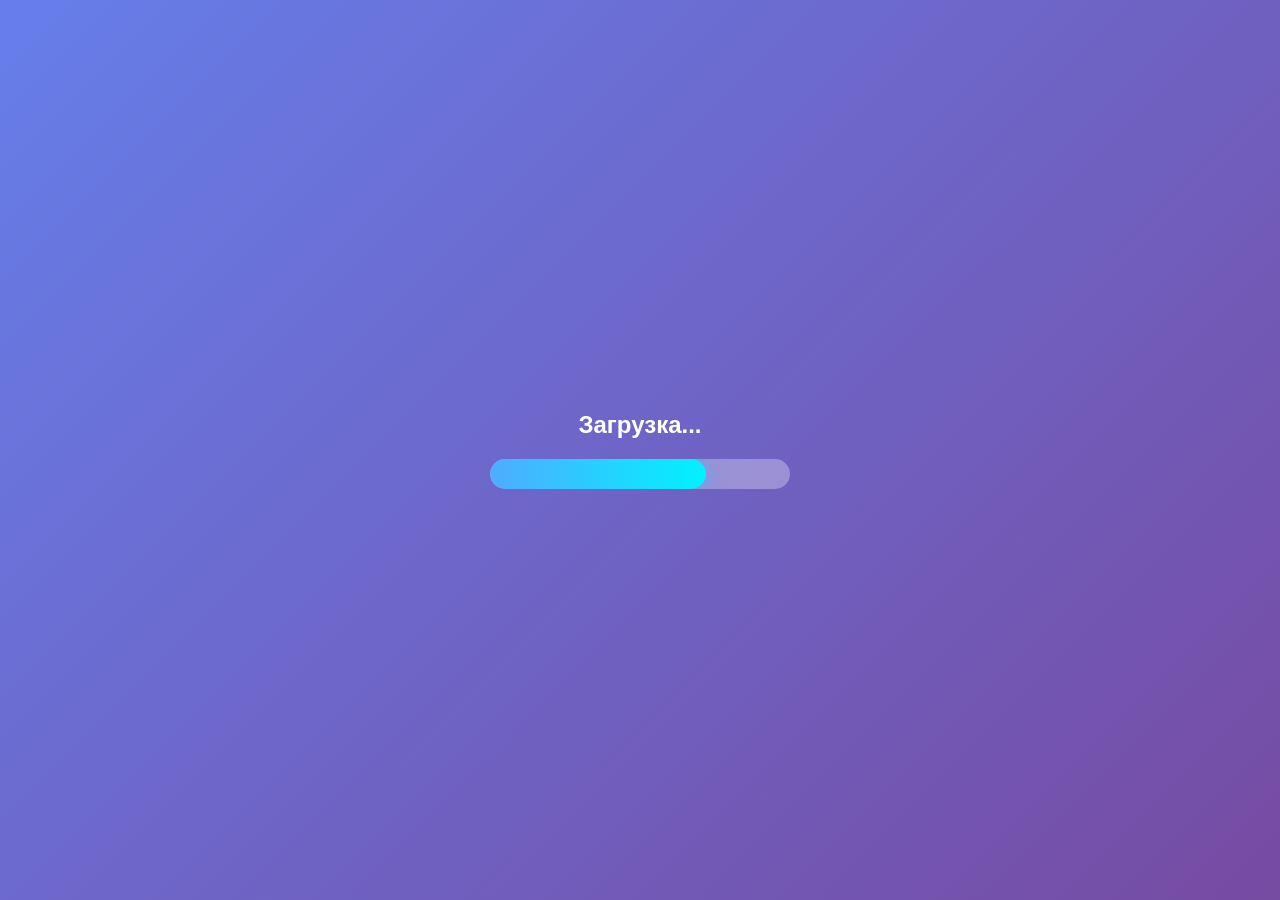
<file: registration_project/index.html>
<!DOCTYPE html>
<html lang="ru">
<head>
    <meta charset="UTF-8">
    <meta name="viewport" content="width=device-width, initial-scale=1.0">
    <title>Регистрация</title>
    <link rel="stylesheet" href="css/loader.css">
    <link rel="stylesheet" href="css/main.css">
</head>
<body>
    <!-- Секция лоадера -->
    <section id="loader-section">
        <div class="loader-container">
            <h2>Загрузка...</h2>
            <div class="progress-bar-container">
                <div id="progress-bar" class="progress-bar"></div>
            </div>
        </div>
    </section>

    <!-- Подключаем скрипт лоадера сразу после секции -->
    <script src="js/loader.js"></script>

    <!-- Основной контент страницы -->
    <main id="main-content" style="display: none;">
        <div class="container">
            <!-- Индикатор прогресса -->
            <div class="progress-indicator">
                <div class="progress-step active">1</div>
                <div class="progress-line"></div>
                <div class="progress-step">2</div>
                <div class="progress-line"></div>
                <div class="progress-step">3</div>
                <div class="progress-line"></div>
                <div class="progress-step">4</div>
            </div>

            <!-- Начальная секция -->
            <section id="frame_0" class="registration-frame active">
                <h2>Добро пожаловать!</h2>
                <p>Для продолжения нажмите кнопку "Регистрация"</p>
                <div class="button-group">
                    <button class="btn btn-primary" id="startRegistration">Регистрация</button>
                </div>
            </section>

            <!-- Шаг 1: Персональные данные -->
            <section id="frame_1" class="registration-frame">
                <h2>Персональные данные</h2>
                <form id="personalDataForm">
                    <div class="form-group">
                        <label for="firstName">Имя:</label>
                        <input type="text" id="firstName" name="firstName" required>
                    </div>
                    <div class="form-group">
                        <label for="lastName">Фамилия:</label>
                        <input type="text" id="lastName" name="lastName" required>
                    </div>
                    <div class="form-group">
                        <label for="email">E-mail:</label>
                        <input type="email" id="email" name="email" required>
                    </div>
                    <div class="form-group">
                        <label for="country">Страна:</label>
                        <select id="country" name="country" required>
                            <option value="">Выберите страну</option>
                        </select>
                    </div>
                    <div class="form-group">
                        <label for="password">Пароль:</label>
                        <input type="password" id="password" name="password" required>
                    </div>
                    <div class="form-group">
                        <label for="confirmPassword">Подтверждение пароля:</label>
                        <input type="password" id="confirmPassword" name="confirmPassword" required>
                    </div>
                    <div id="passwordError" class="error-message"></div>
                    <div class="button-group">
                        <button type="button" class="btn btn-secondary" id="cancelToStart">Отмена</button>
                        <button type="button" class="btn btn-primary" id="nextToStep2" disabled>Далее</button>
                    </div>
                </form>
            </section>

            <!-- Шаг 2: Подтверждение телефона -->
            <section id="frame_2" class="registration-frame">
                <h2>Подтверждение телефона</h2>
                <form id="phoneForm">
                    <div class="form-group">
                        <label for="phoneNumber">Номер телефона:</label>
                        <input type="tel" id="phoneNumber" name="phoneNumber" placeholder="+7 (999) 123-45-67" required>
                    </div>
                    <button type="button" class="btn btn-primary" id="sendCodeBtn">Отправить код</button>
                    
                    <div id="codeSection" class="hidden">
                        <div class="form-group">
                            <label for="smsCode">Код подтверждения:</label>
                            <input type="text" id="smsCode" name="smsCode" placeholder="Введите 4 цифры" maxlength="4">
                        </div>
                        <button type="button" class="btn btn-secondary" id="verifyCodeBtn">Проверить</button>
                    </div>
                    
                    <div id="codeError" class="error-message"></div>
                    <div class="button-group">
                        <button type="button" class="btn btn-secondary" id="backToStep1">Назад</button>
                        <button type="button" class="btn btn-primary" id="nextToStep3" disabled>Далее</button>
                    </div>
                </form>
            </section>

            <!-- Шаг 3: Оплата -->
            <section id="frame_3" class="registration-frame">
                <h2>Способ оплаты</h2>
                <form id="paymentForm">
                    <div class="form-group">
                        <label for="cardHolder">Владелец карты:</label>
                        <input type="text" id="cardHolder" name="cardHolder" required>
                    </div>
                    <div class="form-group">
                        <label>Номер карты:</label>
                        <div class="card-number-group">
                            <input type="text" class="card-part" maxlength="4" pattern="\d{4}" required>
                            <input type="text" class="card-part" maxlength="4" pattern="\d{4}" required>
                            <input type="text" class="card-part" maxlength="4" pattern="\d{4}" required>
                            <input type="text" class="card-part" maxlength="4" pattern="\d{4}" required>
                        </div>
                    </div>
                    <div class="form-row">
                        <div class="form-group">
                            <label for="expiryDate">Срок действия:</label>
                            <input type="text" id="expiryDate" name="expiryDate" placeholder="ММ/ГГ" required>
                        </div>
                        <div class="form-group">
                            <label for="cvv">CVV:</label>
                            <input type="text" id="cvv" name="cvv" maxlength="3" required>
                        </div>
                    </div>
                    <div class="button-group">
                        <button type="button" class="btn btn-secondary" id="backToStep2">Назад</button>
                        <button type="button" class="btn btn-primary" id="finishRegistration">Завершить</button>
                    </div>
                </form>
            </section>

            <!-- Финальная секция -->
            <section id="frame_4" class="registration-frame">
                <div class="success-message">
                    <h2>✓ Регистрация завершена!</h2>
                    <p>Спасибо за регистрацию!</p>
                    <p>Ваш аккаунт успешно создан.</p>
                </div>
            </section>
        </div>
    </main>

    <script src="js/countries.js"></script>
    <script src="js/registration.js"></script>
</body>
</html>
</file>
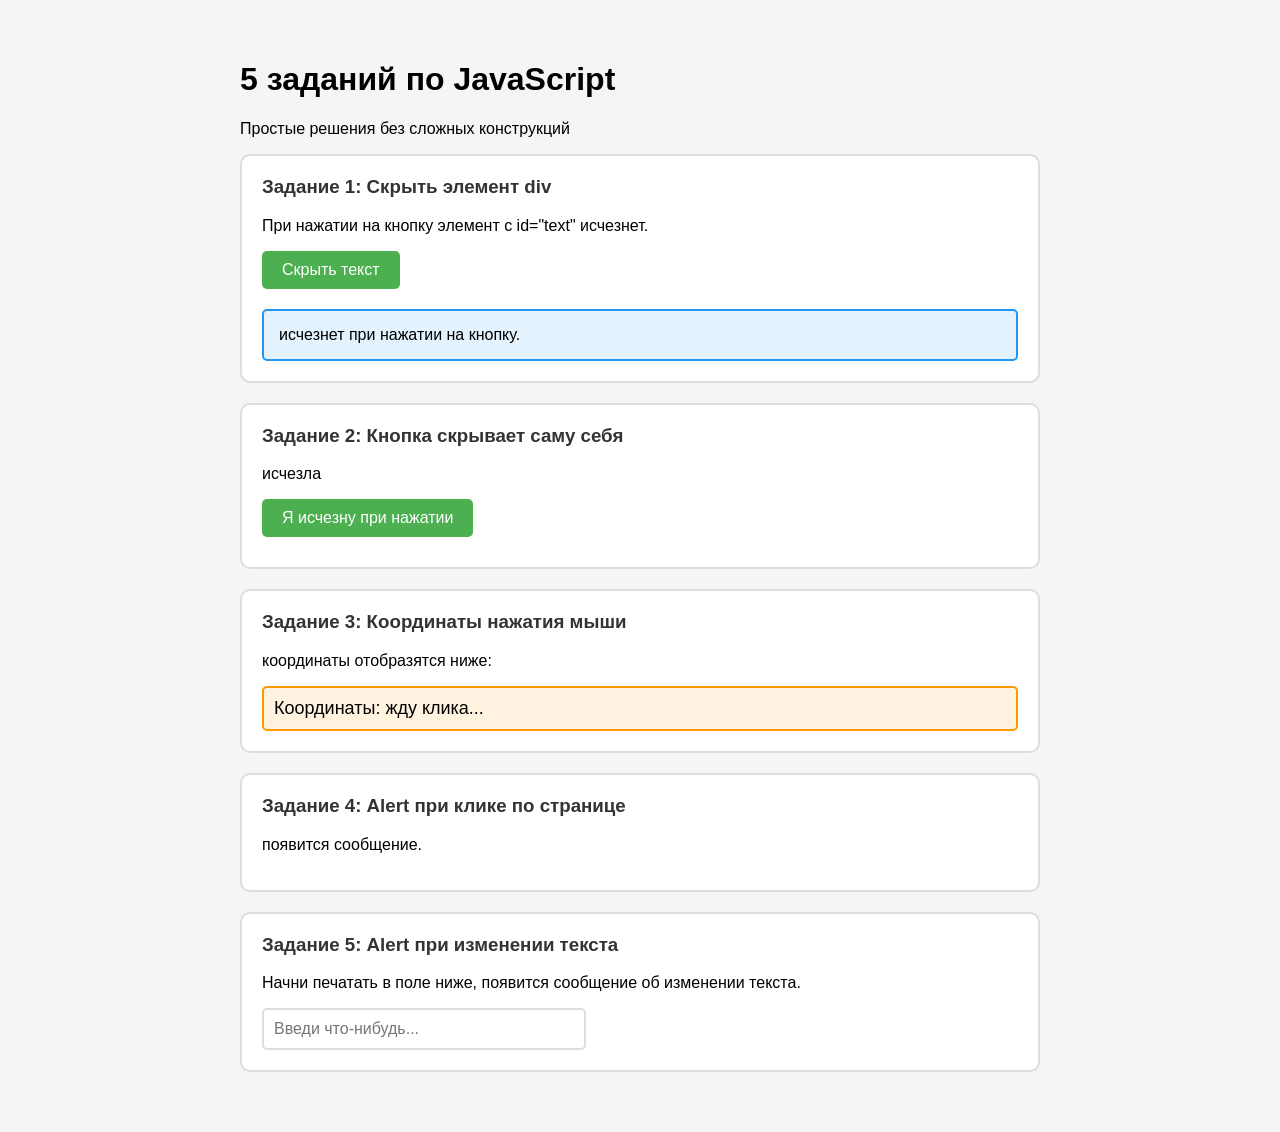
<file: task1-5.html>
<!DOCTYPE html>
<html lang="ru">
<head>
    <meta charset="UTF-8">
    <meta name="viewport" content="width=device-width, initial-scale=1.0">
    <title>5 заданий по JavaScript</title>
    <style>
        body {
            font-family: Arial, sans-serif;
            max-width: 800px;
            margin: 20px auto;
            padding: 20px;
            background-color: #f5f5f5;
        }
        
        .task {
            background-color: white;
            border: 2px solid #ddd;
            border-radius: 10px;
            padding: 20px;
            margin-bottom: 20px;
        }
        
        h3 {
            margin-top: 0;
            color: #333;
        }
        
        button {
            padding: 10px 20px;
            font-size: 16px;
            background-color: #4CAF50;
            color: white;
            border: none;
            border-radius: 5px;
            cursor: pointer;
            margin-right: 10px;
            margin-bottom: 10px;
        }
        
        button:hover {
            background-color: #45a049;
        }
        
        #text {
            padding: 15px;
            background-color: #e3f2fd;
            border: 2px solid #2196F3;
            border-radius: 5px;
            margin-top: 10px;
        }
        
        #coordDisplay {
            padding: 10px;
            background-color: #fff3e0;
            border: 2px solid #ff9800;
            border-radius: 5px;
            margin-top: 10px;
            font-size: 18px;
        }
        
        input {
            padding: 10px;
            font-size: 16px;
            border: 2px solid #ddd;
            border-radius: 5px;
            width: 300px;
        }
    </style>
</head>
<body>

    <h1>5 заданий по JavaScript</h1>
    <p>Простые решения без сложных конструкций</p>

    <div class="task">
        <h3>Задание 1: Скрыть элемент div</h3>
        <p>При нажатии на кнопку элемент с id="text" исчезнет.</p>
        <button id="hideButton">Скрыть текст</button>
        <div id="text">исчезнет при нажатии на кнопку.</div>
    </div>

    <div class="task">
        <h3>Задание 2: Кнопка скрывает саму себя</h3>
        <p>исчезла</p>
        <button id="selfHideButton">Я исчезну при нажатии</button>
    </div>

    <div class="task">
        <h3>Задание 3: Координаты нажатия мыши</h3>
        <p>координаты отобразятся ниже:</p>
        <div id="coordDisplay">Координаты: жду клика...</div>
    </div>

    <div class="task">
        <h3>Задание 4: Alert при клике по странице</h3>
        <p>появится сообщение.</p>
    </div>
    
    <div class="task">
        <h3>Задание 5: Alert при изменении текста</h3>
        <p>Начни печатать в поле ниже, появится сообщение об изменении текста.</p>
        <input type="text" id="textInput" placeholder="Введи что-нибудь...">
    </div>

    <script>
        // ЗАДАНИЕ 1
        // Находим кнопку по её id
        const hideButton = document.getElementById('hideButton');
        // Находим элемент div по его id
        const textElement = document.getElementById('text');
        
        // Добавляем обработчик события "клик" на кнопку
        hideButton.addEventListener('click', function() {
            // Устанавливаем стиль display: none - элемент исчезает
            textElement.style.display = 'none';
        });


        // ЗАДАНИЕ 2 
        // Находим кнопку по её id
        const selfHideButton = document.getElementById('selfHideButton');
        
        // Добавляем обработчик события "клик" на кнопку
        selfHideButton.addEventListener('click', function() {
            // this ссылается на элемент, на котором произошло событие (на эту кнопку)
            this.style.display = 'none';
        });


        // ЗАДАНИЕ 3
        // Вывод координат нажатия кнопки мыши
        
        // Находим элемент, куда будем выводить координаты
        const coordDisplay = document.getElementById('coordDisplay');
        
        // Добавляем обработчик события "mousedown" (нажатие кнопки мыши) на весь документ
        document.addEventListener('mousedown', function(event) {
            // event.clientX - координата X курсора относительно окна браузера
            // event.clientY - координата Y курсора относительно окна браузера
            coordDisplay.textContent = 'Координаты: X = ' + event.clientX + ', Y = ' + event.clientY;
        });


        // ЗАДАНИЕ 4
        // Alert при клике по странице
        
        // Создаём простую функцию, которая вызывает alert
        function showClickMessage() {
            alert('Был щелчок!');
        }
        
        // Добавляем обработчик события "click" на весь документ
        document.addEventListener('click', showClickMessage);


        // ЗАДАНИЕ 5
        // Alert при изменении текста в текстовом поле
        
        // Находим поле ввода по его id
        const textInput = document.getElementById('textInput');
        
        // Добавляем обработчик события "input" (срабатывает при любом изменении текста)
        textInput.addEventListener('input', function() {
            alert('Текст был изменен!!!');
        });

    </script>

</body>
</html>
</file>
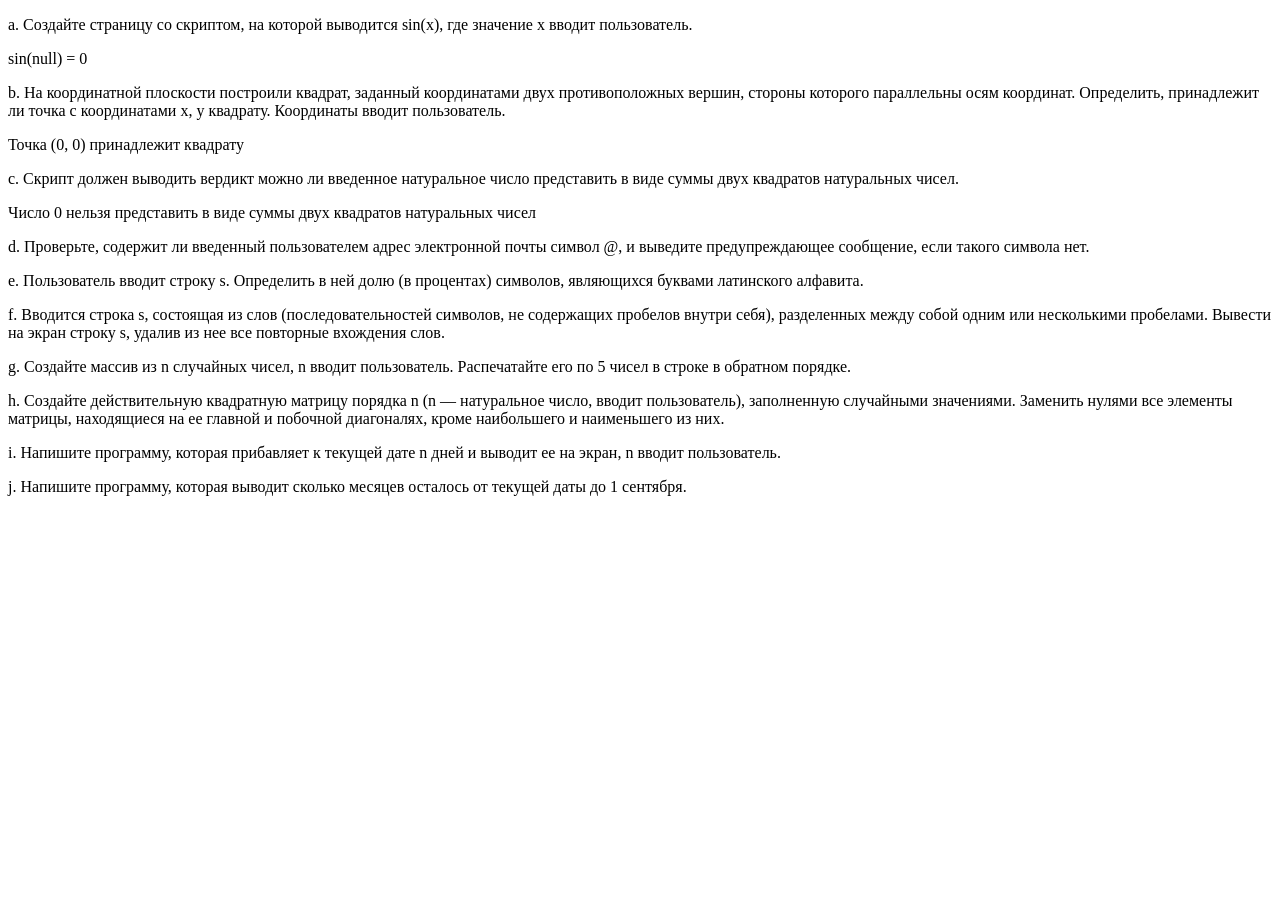
<file: task1.html>
<!DOCTYPE html>
<html lang="ru">
<head>
    <meta charset="UTF-8">
    <title>Лабораторная работа №6</title>
</head>
<body>
    <p>a. Создайте страницу со скриптом, на которой выводится sin(x), где значение x вводит пользователь.</p>
    <div id="task-a"></div>

    <p>b. На координатной плоскости построили квадрат, заданный координатами двух противоположных вершин, стороны которого параллельны осям координат. Определить, принадлежит ли точка с координатами x, y квадрату. Координаты вводит пользователь.</p>
    <div id="task-b"></div>

    <p>c. Скрипт должен выводить вердикт можно ли введенное натуральное число представить в виде суммы двух квадратов натуральных чисел.</p>
    <div id="task-c"></div>

    <p>d. Проверьте, содержит ли введенный пользователем адрес электронной почты символ @, и выведите предупреждающее сообщение, если такого символа нет.</p>
    <div id="task-d"></div>

    <p>e. Пользователь вводит строку s. Определить в ней долю (в процентах) символов, являющихся буквами латинского алфавита.</p>
    <div id="task-e"></div>

    <p>f. Вводится строка s, состоящая из слов (последовательностей символов, не содержащих пробелов внутри себя), разделенных между собой одним или несколькими пробелами. Вывести на экран строку s, удалив из нее все повторные вхождения слов.</p>
    <div id="task-f"></div>

    <p>g. Создайте массив из n случайных чисел, n вводит пользователь. Распечатайте его по 5 чисел в строке в обратном порядке.</p>
    <div id="task-g"></div>

    <p>h. Создайте действительную квадратную матрицу порядка n (n — натуральное число, вводит пользователь), заполненную случайными значениями. Заменить нулями все элементы матрицы, находящиеся на ее главной и побочной диагоналях, кроме наибольшего и наименьшего из них.</p>
    <div id="task-h"></div>

    <p>i. Напишите программу, которая прибавляет к текущей дате n дней и выводит ее на экран, n вводит пользователь.</p>
    <div id="task-i"></div>

    <p>j. Напишите программу, которая выводит сколько месяцев осталось от текущей даты до 1 сентября.</p>
    <div id="task-j"></div>

    <script src="lab6.js"></script>
</body>
</html>
</file>
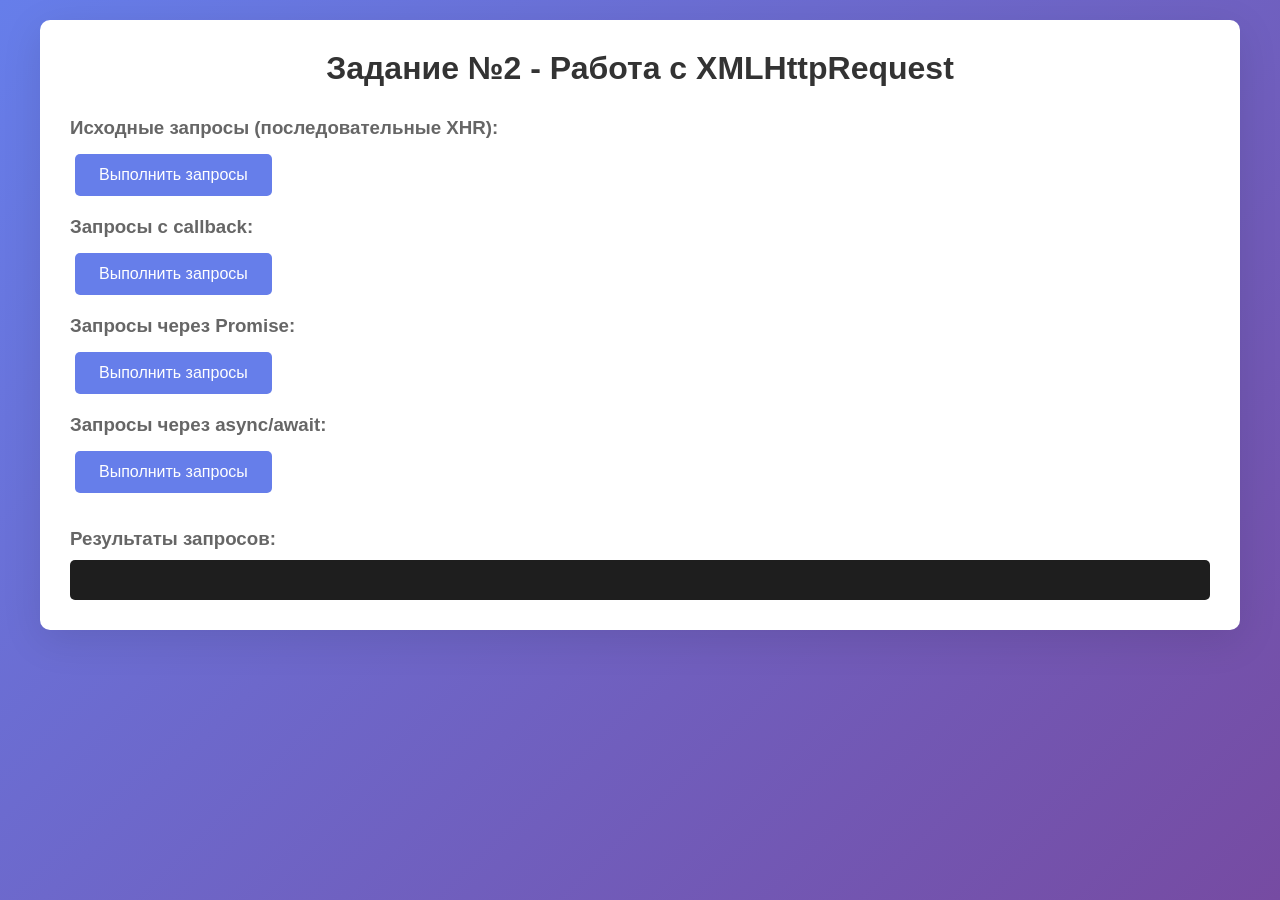
<file: task2.html>
<!DOCTYPE html>
<html lang="ru">
<head>
    <meta charset="UTF-8">
    <meta name="viewport" content="width=device-width, initial-scale=1.0">
    <title>Задание №2 - XHR Запросы</title>
    <link rel="stylesheet" href="css/style.css">
</head>
<body>
    <div class="container">
        <h1>Задание №2 - Работа с XMLHttpRequest</h1>
        
        <div class="buttons-panel">
            <h3>Исходные запросы (последовательные XHR):</h3>
            <button id="basic-xhr-btn">Выполнить запросы</button>
            
            <h3>Запросы с callback:</h3>
            <button id="callback-xhr-btn">Выполнить запросы</button>
            
            <h3>Запросы через Promise:</h3>
            <button id="promise-xhr-btn">Выполнить запросы</button>
            
            <h3>Запросы через async/await:</h3>
            <button id="async-xhr-btn">Выполнить запросы</button>
        </div>

        <div id="results">
            <h3>Результаты запросов:</h3>
            <pre id="output"></pre>
        </div>
    </div>

    <script src="js/task2.js"></script>
</body>
</html>
</file>
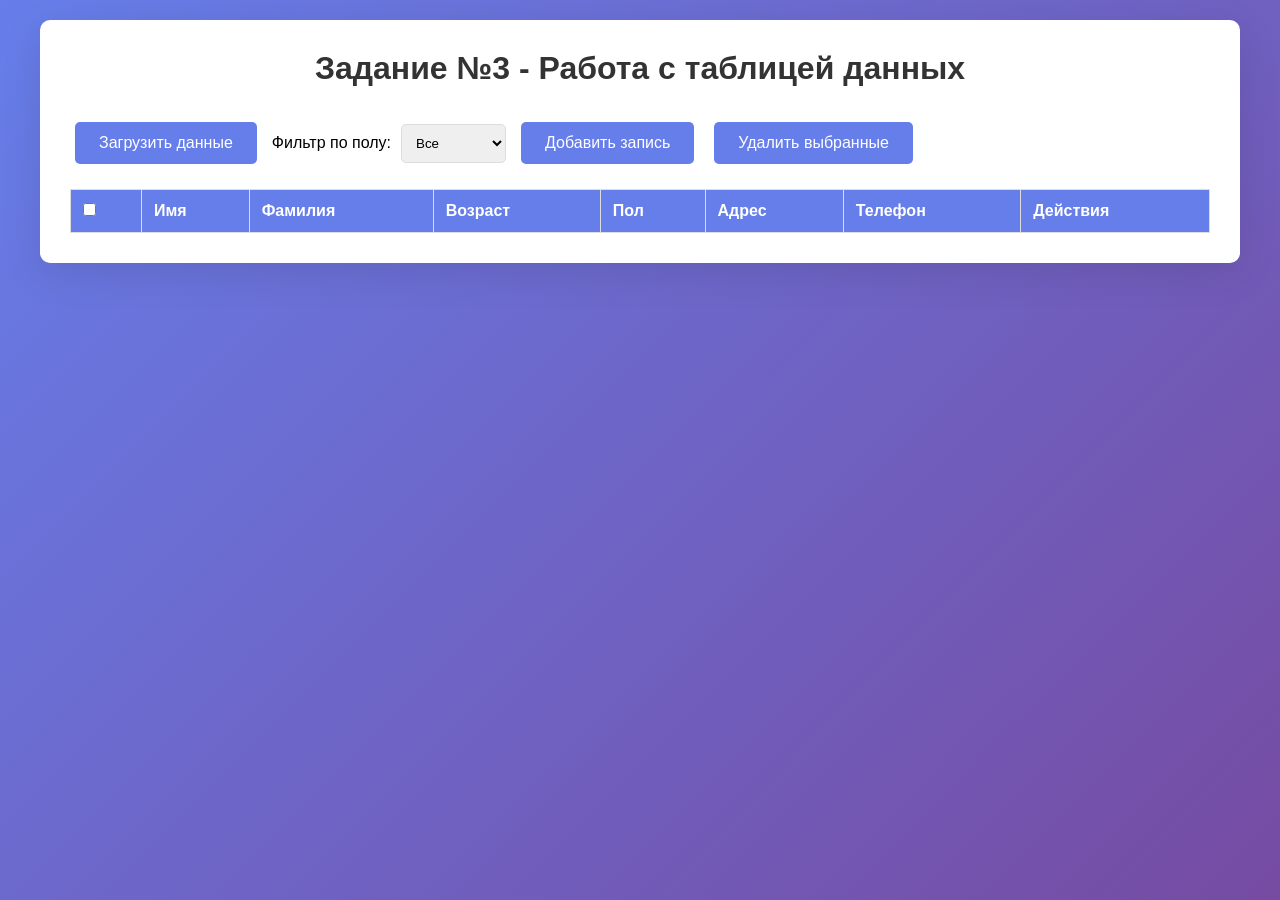
<file: task3.html>
<!DOCTYPE html>
<html lang="ru">
<head>
    <meta charset="UTF-8">
    <meta name="viewport" content="width=device-width, initial-scale=1.0">
    <title>Задание №3 - Таблица людей</title>
    <link rel="stylesheet" href="css/style.css">
</head>
<body>
    <div class="container">
        <h1>Задание №3 - Работа с таблицей данных</h1>
        
        <div class="controls">
            <button id="load-btn">Загрузить данные</button>
            
            <div class="filter-controls">
                <label>Фильтр по полу:</label>
                <select id="gender-filter">
                    <option value="all">Все</option>
                    <option value="male">Мужчины</option>
                    <option value="female">Женщины</option>
                </select>
            </div>
            
            <button id="add-btn">Добавить запись</button>
            <button id="delete-selected-btn">Удалить выбранные</button>
        </div>

        <table id="data-table">
            <thead>
                <tr>
                    <th><input type="checkbox" id="select-all"></th>
                    <th>Имя</th>
                    <th>Фамилия</th>
                    <th>Возраст</th>
                    <th>Пол</th>
                    <th>Адрес</th>
                    <th>Телефон</th>
                    <th>Действия</th>
                </tr>
            </thead>
            <tbody id="table-body">
                <!-- Данные будут добавлены динамически -->
            </tbody>
        </table>
    </div>

    <!-- Модальное окно для добавления/редактирования -->
    <div id="modal" class="modal" style="display: none;">
        <div class="modal-content">
            <h2 id="modal-title">Добавить запись</h2>
            <form id="edit-form">
                <input type="hidden" id="edit-index">
                <input type="text" id="edit-firstname" placeholder="Имя" required>
                <input type="text" id="edit-lastname" placeholder="Фамилия" required>
                <input type="number" id="edit-age" placeholder="Возраст" required>
                <select id="edit-gender" required>
                    <option value="male">Мужской</option>
                    <option value="female">Женский</option>
                </select>
                <input type="text" id="edit-address" placeholder="Адрес" required>
                <input type="text" id="edit-phone" placeholder="Телефон" required>
                <button type="submit">Сохранить</button>
                <button type="button" id="cancel-btn">Отмена</button>
            </form>
        </div>
    </div>

    <script type="module" src="js/task3.js"></script>
</body>
</html>
</file>
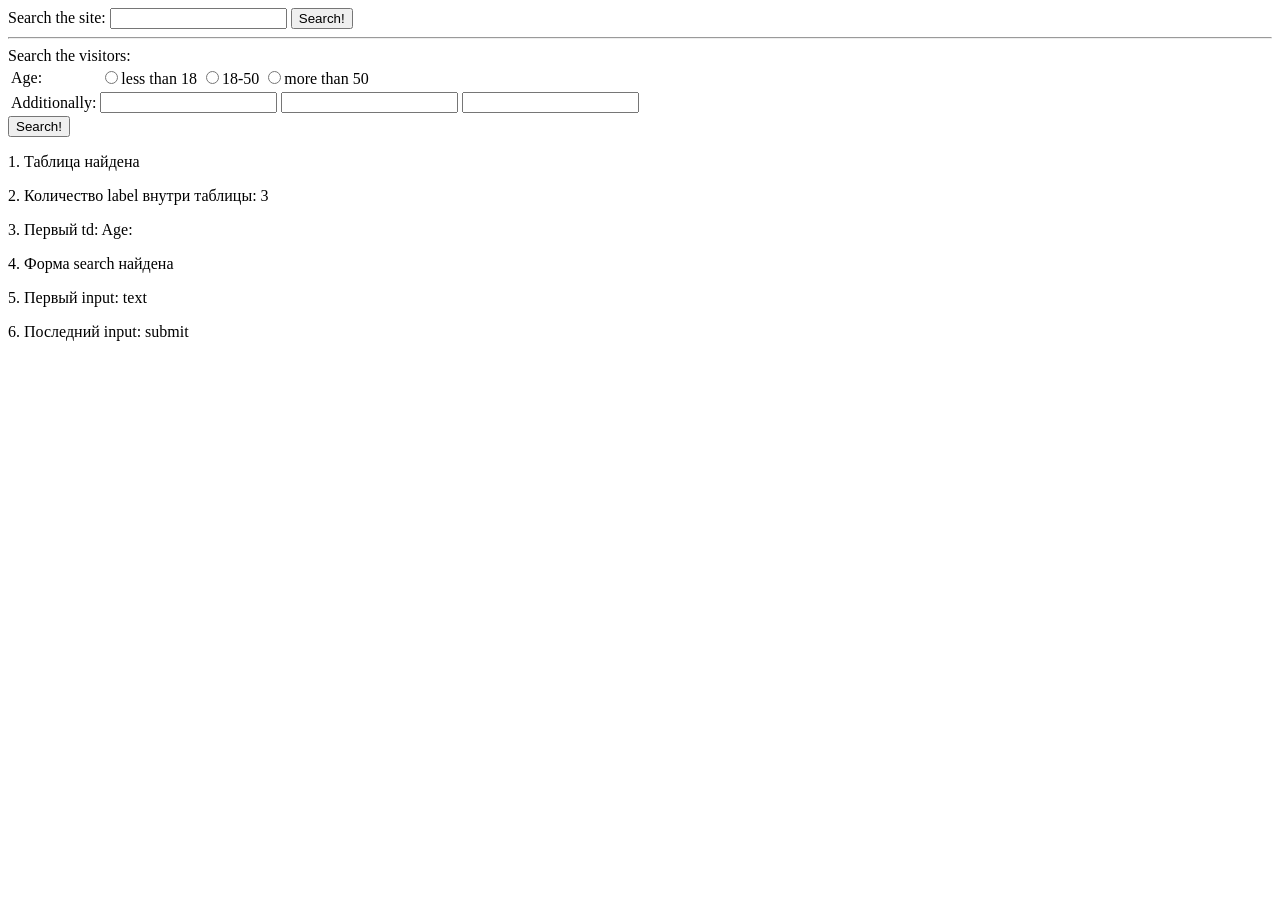
<file: task4.html>
<!DOCTYPE html>
<html>
<head>
    <meta charset="UTF-8">
    <title>Задание 4</title>
</head>
<body>
    <form name="search">
        <label>Search the site:
            <input type="text" name="search">
        </label>
        <input type="submit" value="Search!">
    </form>

    <hr>

    <form name="search-person">
        Search the visitors:
        <table id="age-table">
            <tbody>
                <tr>
                    <td>Age:</td>
                    <td id="age-list">
                        <label>
                            <input type="radio" name="age" value="young">less than 18
                        </label>
                        <label>
                            <input type="radio" name="age" value="mature">18-50
                        </label>
                        <label>
                            <input type="radio" name="age" value="senior">more than 50
                        </label>
                    </td>
                </tr>
                <tr>
                    <td>Additionally:</td>
                    <td>
                        <input type="text" name="info[0]">
                        <input type="text" name="info[1]">
                        <input type="text" name="info[2]">
                    </td>
                </tr>
            </tbody>
        </table>
        <input type="submit" value="Search!">
    </form>

    <div id="output"></div>

    <script>
        let output = document.getElementById('output');
        
        // 1. Таблица с id="age-table"
        let ageTable = document.getElementById('age-table');
        output.innerHTML += "<p>1. Таблица найдена</p>";
        
        // 2. Все элементы label внутри этой таблицы (их три)
        let labelsInTable = ageTable.querySelectorAll('label');
        output.innerHTML += "<p>2. Количество label внутри таблицы: " + labelsInTable.length + "</p>";
        
        // 3. Первый td в этой таблице (со словом «Age»)
        let firstTd = ageTable.querySelector('td');
        output.innerHTML += "<p>3. Первый td: " + firstTd.textContent + "</p>";
        
        // 4. Форма form с именем name="search"
        let searchForm = document.forms.search;
        output.innerHTML += "<p>4. Форма search найдена</p>";
        
        // 5. Первый input в этой форме
        let firstInput = searchForm.querySelector('input');
        output.innerHTML += "<p>5. Первый input: " + firstInput.getAttribute('type') + "</p>";
        
        // 6. Последний input в этой форме
        let inputsInForm = searchForm.querySelectorAll('input');
        let lastInput = inputsInForm[inputsInForm.length - 1];
        output.innerHTML += "<p>6. Последний input: " + lastInput.getAttribute('type') + "</p>";
    </script>
</body>
</html>
</file>
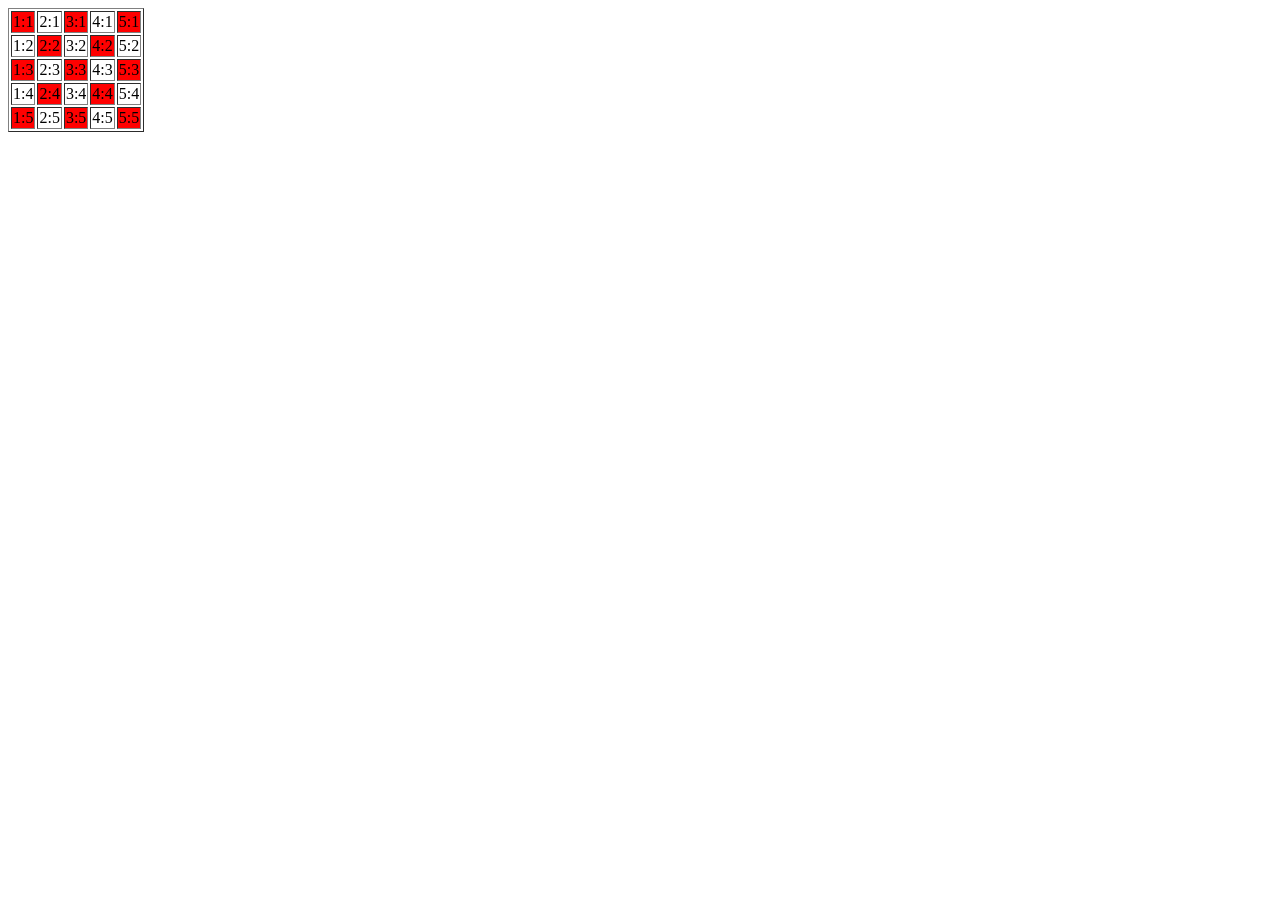
<file: task5.html>
<!DOCTYPE html>
<html lang="ru">
<head>
    <meta charset="UTF-8">
    <title>Задание 5</title>
</head>
<body>
    <table border="1" id="myTable">
        <tr>
            <td>1:1</td>
            <td>2:1</td>
            <td>3:1</td>
            <td>4:1</td>
            <td>5:1</td>
        </tr>
        <tr>
            <td>1:2</td>
            <td>2:2</td>
            <td>3:2</td>
            <td>4:2</td>
            <td>5:2</td>
        </tr>
        <tr>
            <td>1:3</td>
            <td>2:3</td>
            <td>3:3</td>
            <td>4:3</td>
            <td>5:3</td>
        </tr>
        <tr>
            <td>1:4</td>
            <td>2:4</td>
            <td>3:4</td>
            <td>4:4</td>
            <td>5:4</td>
        </tr>
        <tr>
            <td>1:5</td>
            <td>2:5</td>
            <td>3:5</td>
            <td>4:5</td>
            <td>5:5</td>
        </tr>
    </table>

    <script>
        let table = document.getElementById('myTable');
        let rows = table.getElementsByTagName('tr');
        
        for (let i = 0; i < rows.length; i++) {
            let cells = rows[i].getElementsByTagName('td');
            for (let j = 0; j < cells.length; j++) {
                let sum = (i + 1) + (j + 1);
                if (sum % 2 == 0) {
                    cells[j].style.backgroundColor = 'red';
                }
            }
        }
    </script>
</body>
</html>
</file>
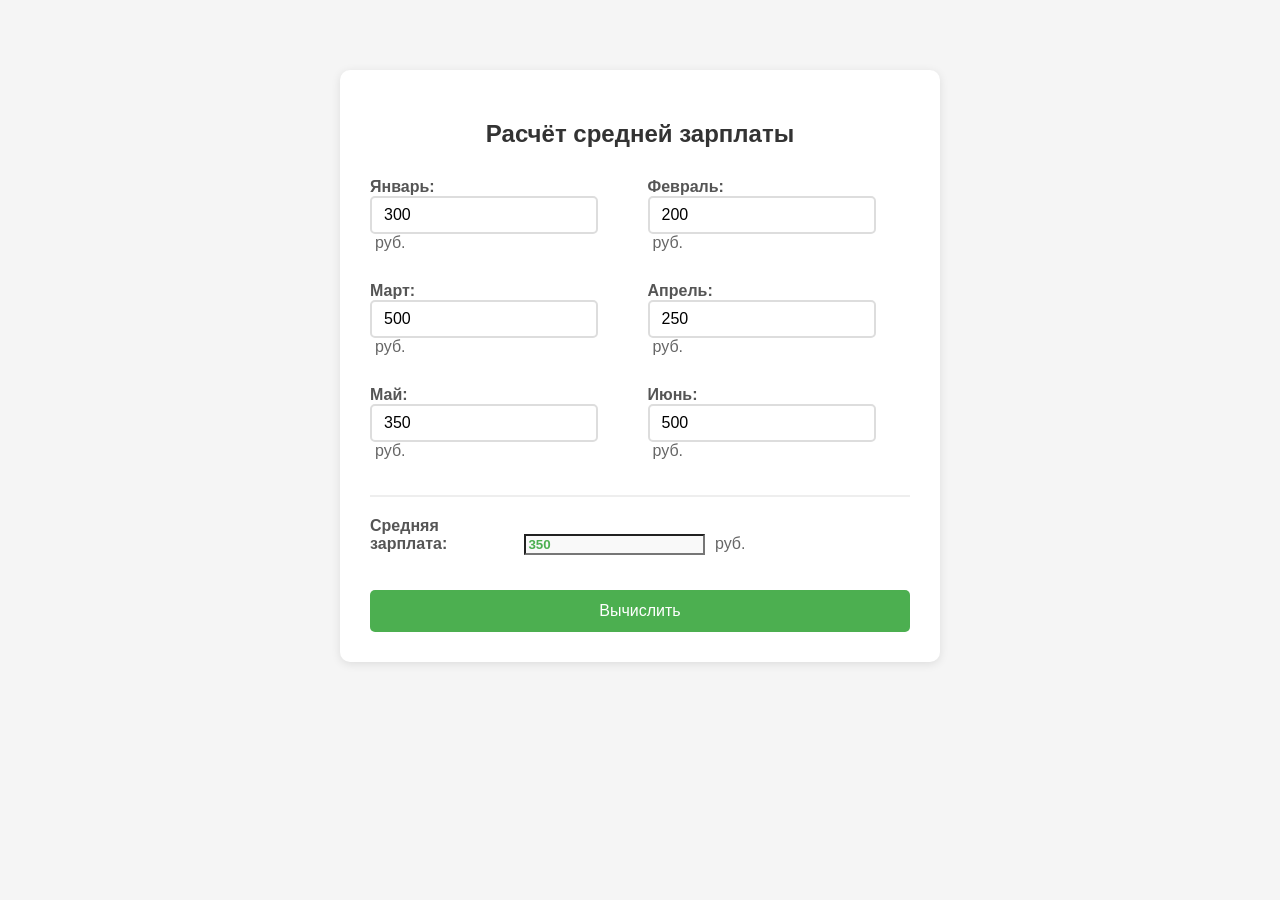
<file: task6.html>
<!DOCTYPE html>
<html lang="ru">
<head>
    <meta charset="UTF-8">
    <meta name="viewport" content="width=device-width, initial-scale=1.0">
    <title>Иванов Иван</title>
    <style>
        body {
            font-family: Arial, sans-serif;
            max-width: 600px;
            margin: 50px auto;
            padding: 20px;
            background-color: #f5f5f5;
        }
        
        .salary-form {
            background-color: white;
            padding: 30px;
            border-radius: 10px;
            box-shadow: 0 2px 10px rgba(0, 0, 0, 0.1);
        }
        
        h2 {
            text-align: center;
            color: #333;
            margin-bottom: 30px;
        }
        
        .form-group {
            margin-bottom: 15px;
        }
        
        label {
            display: inline-block;
            width: 80px;
            font-weight: bold;
            color: #555;
        }
        
        input[type="number"] {
            padding: 8px 12px;
            border: 2px solid #ddd;
            border-radius: 5px;
            font-size: 16px;
            width: 200px;
        }
        
        input[type="number"]:focus {
            outline: none;
            border-color: #4CAF50;
        }
        
        .months-container {
            display: grid;
            grid-template-columns: repeat(2, 1fr);
            gap: 15px;
            margin-bottom: 20px;
        }
        
        .result-group {
            margin-top: 20px;
            padding-top: 20px;
            border-top: 2px solid #eee;
        }
        
        .result-group label {
            width: 150px;
        }
        
        #averageSalary {
            background-color: #f9f9f9;
            font-weight: bold;
            color: #4CAF50;
        }
        
        button {
            background-color: #4CAF50;
            color: white;
            padding: 12px 30px;
            border: none;
            border-radius: 5px;
            font-size: 16px;
            cursor: pointer;
            margin-top: 20px;
            width: 100%;
        }
        
        button:hover {
            background-color: #45a049;
        }
        
        .currency {
            margin-left: 5px;
            color: #666;
        }
    </style>
</head>
<body>

    <div class="salary-form">
        <h2>Расчёт средней зарплаты</h2>
        
        <form id="salaryForm">
            <div class="months-container">
                <div class="form-group">
                    <label for="january">Январь:</label>
                    <input type="number" id="january" value="300" min="0" step="0.01">
                    <span class="currency">руб.</span>
                </div>
                
                <div class="form-group">
                    <label for="february">Февраль:</label>
                    <input type="number" id="february" value="200" min="0" step="0.01">
                    <span class="currency">руб.</span>
                </div>
                
                <div class="form-group">
                    <label for="march">Март:</label>
                    <input type="number" id="march" value="500" min="0" step="0.01">
                    <span class="currency">руб.</span>
                </div>
                
                <div class="form-group">
                    <label for="april">Апрель:</label>
                    <input type="number" id="april" value="250" min="0" step="0.01">
                    <span class="currency">руб.</span>
                </div>
                
                <div class="form-group">
                    <label for="may">Май:</label>
                    <input type="number" id="may" value="350" min="0" step="0.01">
                    <span class="currency">руб.</span>
                </div>
                
                <div class="form-group">
                    <label for="june">Июнь:</label>
                    <input type="number" id="june" value="500" min="0" step="0.01">
                    <span class="currency">руб.</span>
                </div>
            </div>
            
            <div class="result-group">
                <div class="form-group">
                    <label for="averageSalary">Средняя зарплата:</label>
                    <input type="text" id="averageSalary" readonly value="350">
                    <span class="currency">руб.</span>
                </div>
            </div>
            
            <button type="button" id="calculateBtn">Вычислить</button>
        </form>
    </div>

    <script>
        // Получаем ссылки на все поля ввода зарплат
        const januaryInput = document.getElementById('january');
        const februaryInput = document.getElementById('february');
        const marchInput = document.getElementById('march');
        const aprilInput = document.getElementById('april');
        const mayInput = document.getElementById('may');
        const juneInput = document.getElementById('june');
        
        // Получаем ссылку на поле для вывода средней зарплаты
        const averageSalaryInput = document.getElementById('averageSalary');
        
        // Получаем ссылку на кнопку
        const calculateButton = document.getElementById('calculateBtn');
        
        // Функция для вычисления средней зарплаты
        function calculateAverageSalary() {
            // Получаем значения из всех полей и преобразуем в числа
            const january = Number(januaryInput.value) || 0;
            const february = Number(februaryInput.value) || 0;
            const march = Number(marchInput.value) || 0;
            const april = Number(aprilInput.value) || 0;
            const may = Number(mayInput.value) || 0;
            const june = Number(juneInput.value) || 0;
            
            // Вычисляем сумму всех зарплат
            const sum = january + february + march + april + may + june;
            
            // Вычисляем среднее значение
            const average = sum / 6;
            
            // Округляем до двух знаков
            const roundedAverage = Math.round(average * 100) / 100;
            
            // Выводим результат в поле
            averageSalaryInput.value = roundedAverage;
        }
        
        // Добавляем обработчик события на кнопку
        calculateButton.addEventListener('click', calculateAverageSalary);
        
        // Вычисляем среднее при загрузке страницы чтобы значение соответствовало значениям по умолчанию
        window.addEventListener('load', calculateAverageSalary);
    </script>

</body>
</html>
</file>
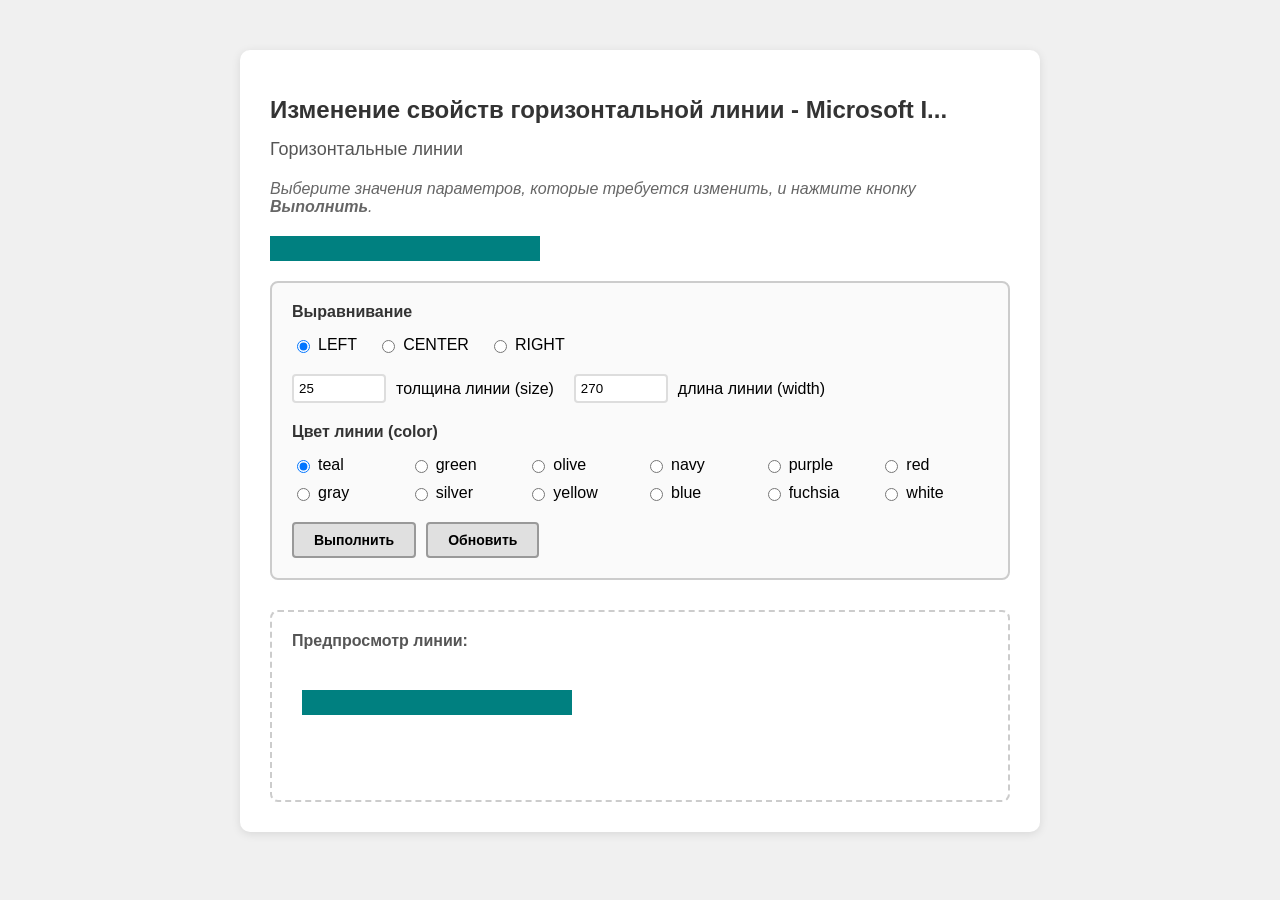
<file: task7.html>
<!DOCTYPE html>
<html lang="ru">
<head>
    <meta charset="UTF-8">
    <meta name="viewport" content="width=device-width, initial-scale=1.0">
    <title>Изменение свойств горизонтальной линии</title>
    <style>
        body {
            font-family: Arial, sans-serif;
            max-width: 800px;
            margin: 30px auto;
            padding: 20px;
            background-color: #f0f0f0;
        }
        
        .container {
            background-color: white;
            padding: 30px;
            border-radius: 10px;
            box-shadow: 0 2px 10px rgba(0, 0, 0, 0.1);
        }
        
        h1 {
            color: #333;
            font-size: 24px;
            margin-bottom: 10px;
        }
        
        h2 {
            color: #555;
            font-size: 18px;
            margin-bottom: 20px;
            font-weight: normal;
        }
        
        .description {
            color: #666;
            margin-bottom: 20px;
            font-style: italic;
        }
        
        hr {
            border: none;
            height: 25px;
            width: 270px;
            background-color: teal;
            margin: 20px 0;
        }
        
        .control-panel {
            border: 2px solid #ccc;
            padding: 20px;
            border-radius: 8px;
            background-color: #fafafa;
        }
        
        .section-title {
            font-weight: bold;
            margin-bottom: 15px;
            color: #333;
        }
        
        .alignment-group {
            margin-bottom: 20px;
        }
        
        .alignment-options {
            display: flex;
            gap: 20px;
            margin-bottom: 20px;
        }
        
        .alignment-options label {
            display: flex;
            align-items: center;
            gap: 5px;
            cursor: pointer;
        }
        
        .size-controls {
            display: flex;
            gap: 20px;
            margin-bottom: 20px;
            align-items: center;
        }
        
        .size-control {
            display: flex;
            align-items: center;
            gap: 10px;
        }
        
        .size-control input {
            width: 80px;
            padding: 5px;
            border: 2px solid #ddd;
            border-radius: 4px;
        }
        
        .color-palette {
            margin-bottom: 20px;
        }
        
        .color-grid {
            display: grid;
            grid-template-columns: repeat(6, 1fr);
            gap: 10px;
            margin-top: 10px;
        }
        
        .color-option {
            display: flex;
            align-items: center;
            gap: 5px;
            cursor: pointer;
        }
        
        .color-option input[type="radio"] {
            cursor: pointer;
        }
        
        .buttons {
            display: flex;
            gap: 10px;
            margin-top: 20px;
        }
        
        button {
            padding: 8px 20px;
            border: 2px solid #999;
            border-radius: 4px;
            background-color: #e0e0e0;
            cursor: pointer;
            font-size: 14px;
            font-weight: bold;
        }
        
        button:hover {
            background-color: #d0d0d0;
        }
        
        .preview-area {
            margin-top: 30px;
            padding: 20px;
            border: 2px dashed #ccc;
            border-radius: 8px;
            background-color: #fff;
        }
        
        .preview-title {
            font-weight: bold;
            margin-bottom: 10px;
            color: #555;
        }
        
        #lineContainer {
            min-height: 100px;
            padding: 10px;
        }
        
        #customLine {
            transition: all 0.3s ease;
        }
    </style>
</head>
<body>

    <div class="container">
        <h1>Изменение свойств горизонтальной линии - Microsoft I...</h1>
        
        <h2>Горизонтальные линии</h2>
        
        <div class="description">
            Выберите значения параметров, которые требуется изменить, и нажмите кнопку <strong>Выполнить</strong>.
        </div>
        
        <hr id="customLine">
        
        <div class="control-panel">
            <div class="section-title">Выравнивание</div>
            <div class="alignment-options">
                <label>
                    <input type="radio" name="alignment" value="left" checked> LEFT
                </label>
                <label>
                    <input type="radio" name="alignment" value="center"> CENTER
                </label>
                <label>
                    <input type="radio" name="alignment" value="right"> RIGHT
                </label>
            </div>
            
            <div class="size-controls">
                <div class="size-control">
                    <input type="number" id="lineSize" value="25" min="1" max="100">
                    <span>толщина линии (size)</span>
                </div>
                <div class="size-control">
                    <input type="number" id="lineWidth" value="270" min="10" max="800">
                    <span>длина линии (width)</span>
                </div>
            </div>
            
            <div class="color-palette">
                <div class="section-title">Цвет линии (color)</div>
                <div class="color-grid">
                    <label class="color-option">
                        <input type="radio" name="color" value="teal" checked> teal
                    </label>
                    <label class="color-option">
                        <input type="radio" name="color" value="green"> green
                    </label>
                    <label class="color-option">
                        <input type="radio" name="color" value="olive"> olive
                    </label>
                    <label class="color-option">
                        <input type="radio" name="color" value="navy"> navy
                    </label>
                    <label class="color-option">
                        <input type="radio" name="color" value="purple"> purple
                    </label>
                    <label class="color-option">
                        <input type="radio" name="color" value="red"> red
                    </label>
                    <label class="color-option">
                        <input type="radio" name="color" value="gray"> gray
                    </label>
                    <label class="color-option">
                        <input type="radio" name="color" value="silver"> silver
                    </label>
                    <label class="color-option">
                        <input type="radio" name="color" value="yellow"> yellow
                    </label>
                    <label class="color-option">
                        <input type="radio" name="color" value="blue"> blue
                    </label>
                    <label class="color-option">
                        <input type="radio" name="color" value="fuchsia"> fuchsia
                    </label>
                    <label class="color-option">
                        <input type="radio" name="color" value="white"> white
                    </label>
                </div>
            </div>
            
            <div class="buttons">
                <button id="applyBtn">Выполнить</button>
                <button id="resetBtn">Обновить</button>
            </div>
        </div>
        
        <div class="preview-area">
            <div class="preview-title">Предпросмотр линии:</div>
            <div id="lineContainer">
                <hr id="customLine">
            </div>
        </div>
    </div>

    <script>
        // Получаем ссылки на элементы
        const line = document.getElementById('customLine');
        const alignmentRadios = document.querySelectorAll('input[name="alignment"]');
        const sizeInput = document.getElementById('lineSize');
        const widthInput = document.getElementById('lineWidth');
        const colorRadios = document.querySelectorAll('input[name="color"]');
        const applyBtn = document.getElementById('applyBtn');
        const resetBtn = document.getElementById('resetBtn');
        
        // Значения по умолчанию
        const defaultValues = {
            alignment: 'left',
            size: 25,
            width: 270,
            color: 'teal'
        };
        
        // Функция для получения выбранного выравнивания
        function getSelectedAlignment() {
            for (let radio of alignmentRadios) {
                if (radio.checked) {
                    return radio.value;
                }
            }
            return 'left';
        }
        
        // Функция для получения выбранного цвета
        function getSelectedColor() {
            for (let radio of colorRadios) {
                if (radio.checked) {
                    return radio.value;
                }
            }
            return 'teal';
        }
        
        // Функция применения стилей к линии
        function applyStyles() {
            const alignment = getSelectedAlignment();
            const size = sizeInput.value;
            const width = widthInput.value;
            const color = getSelectedColor();
            
            // Применяем толщину
            line.style.height = size + 'px';
            
            // Применяем длину
            line.style.width = width + 'px';
            
            // Применяем цвет
            line.style.backgroundColor = color;
            
            // Применяем выравнивание
            if (alignment === 'left') {
                line.style.marginLeft = '0';
                line.style.marginRight = 'auto';
            } else if (alignment === 'center') {
                line.style.marginLeft = 'auto';
                line.style.marginRight = 'auto';
            } else if (alignment === 'right') {
                line.style.marginLeft = 'auto';
                line.style.marginRight = '0';
            }
        }
        
        // Функция сброса к значениям по умолчанию
        function resetToDefaults() {
            // Сбрасываем радиокнопки выравнивания
            alignmentRadios.forEach(radio => {
                radio.checked = radio.value === defaultValues.alignment;
            });
            
            // Сбрасываем значения размера и длины
            sizeInput.value = defaultValues.size;
            widthInput.value = defaultValues.width;
            
            // Сбрасываем радиокнопки цвета
            colorRadios.forEach(radio => {
                radio.checked = radio.value === defaultValues.color;
            });
            
            // Применяем стили по умолчанию
            applyStyles();
        }
        
        // Добавляем обработчики событий
        applyBtn.addEventListener('click', applyStyles);
        resetBtn.addEventListener('click', resetToDefaults);
        
        // Применение при двойном клике на параметры (для удобства)
        sizeInput.addEventListener('change', applyStyles);
        widthInput.addEventListener('change', applyStyles);
        alignmentRadios.forEach(radio => {
            radio.addEventListener('change', applyStyles);
        });
        colorRadios.forEach(radio => {
            radio.addEventListener('change', applyStyles);
        });
        
        // Применяем начальные стили при загрузке страницы
        window.addEventListener('load', function() {
            applyStyles();
        });
        
        // Дополнительная функция для отображения текущих значений
        function updatePreview() {
            const alignment = getSelectedAlignment();
            const size = sizeInput.value;
            const width = widthInput.value;
            const color = getSelectedColor();
            
            console.log(`Текущие параметры: Выравнивание=${alignment}, Толщина=${size}, Длина=${width}, Цвет=${color}`);
        }
        
        // Добавляем обновление при изменении любого параметра
        document.querySelectorAll('input').forEach(input => {
            input.addEventListener('change', updatePreview);
        });
    </script>

</body>
</html>
</file>
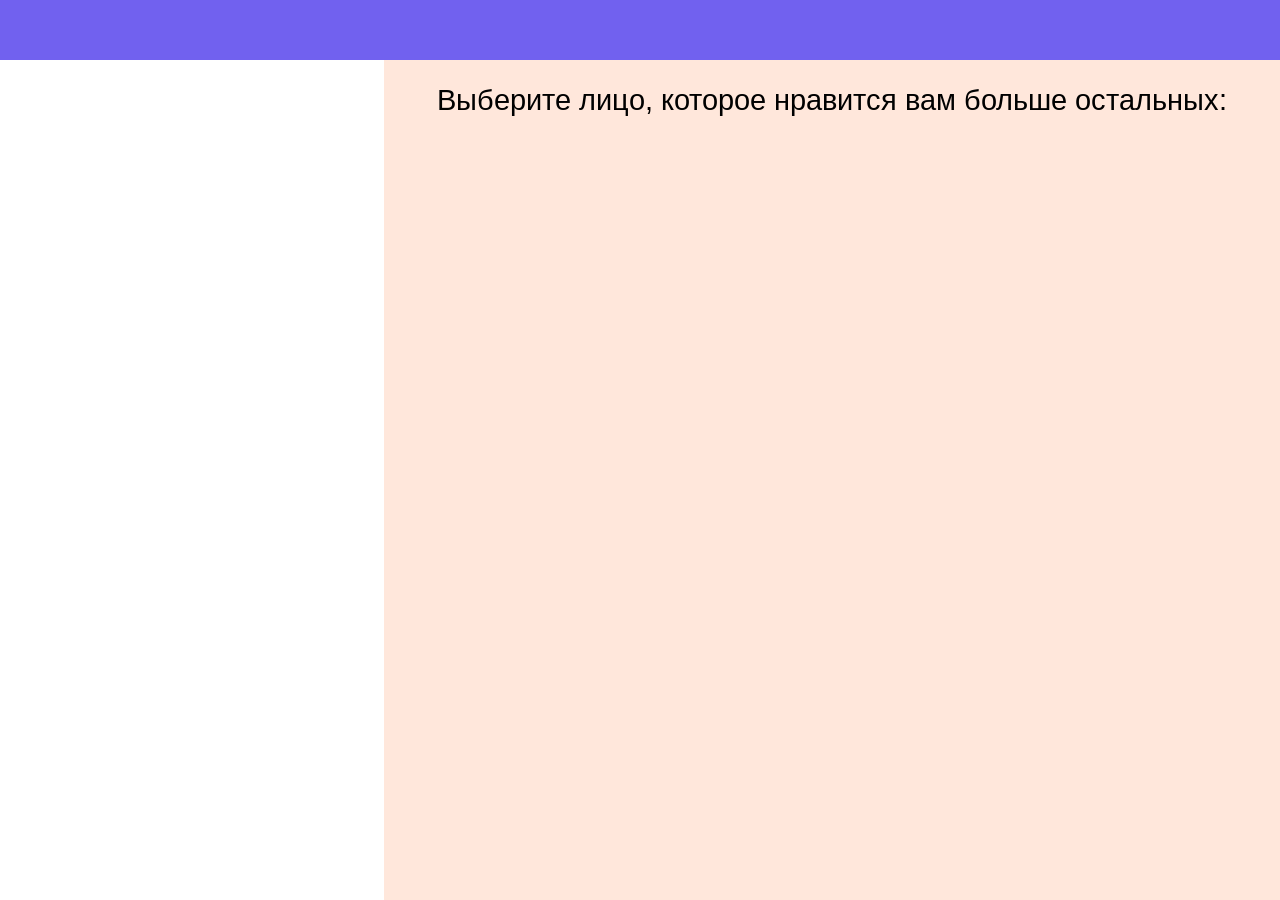
<file: task9.html>
<!DOCTYPE html>
<html lang="en">
<head>
    <meta charset="UTF-8">
    <meta name="viewport" content="width=device-width, initial-scale=1.0">
    <meta http-equiv="X-UA-Compatible" content="ie=edge">
    <meta http-equiv="Cache-Control" content="no-cache, no-store, must-revalidate">
    <meta http-equiv="Pragma" content="no-cache">
    <meta http-equiv="Expires" content="0">
    <link rel="stylesheet" href="style.css">
    <title>Лицемер (с)</title>
</head>
<body>
    <script>
        // a. Создание разметки через createElement
        const header = document.createElement('header');
        const main = document.createElement('main');
        main.className = 'content';
        const aside = document.createElement('aside');
        const section = document.createElement('section');
        const headerDiv = document.createElement('div');
        headerDiv.className = 'header-d';
        headerDiv.textContent = 'Выберите лицо, которое нравится вам больше остальных:';
        const displayDiv = document.createElement('div');
        displayDiv.className = 'display';
        
        section.appendChild(headerDiv);
        section.appendChild(displayDiv);
        main.appendChild(aside);
        main.appendChild(section);
        document.body.appendChild(header);
        document.body.appendChild(main);
        
        // c. Функция генерации случайных имен
        const names = ['Александр', 'Дмитрий', 'Максим', 'Иван', 'Анна', 'Екатерина', 'Мария', 'Ольга', 'Сергей', 'Алексей'];
        const surnames = ['Иванов', 'Петров', 'Сидоров', 'Смирнов', 'Кузнецов', 'Попов', 'Васильев', 'Соколов', 'Михайлов', 'Новиков'];
        
        function getRandomName() {
            const name = names[Math.floor(Math.random() * names.length)];
            const surname = surnames[Math.floor(Math.random() * surnames.length)];
            return `${name} ${surname}`;
        }
        
        // b. Создание и добавление карточек
        let count = 0;
        
        const timer = setInterval(() => {
            if (count >= 6) {
                clearInterval(timer);
                return;
            }
            
            count++;
            
            const card = document.createElement('div');
            card.className = 'card';
            
            const img = document.createElement('img');
            img.src = `https://thispersondoesnotexist.com/?${count}`;
            img.alt = 'Avatar';
            
            const desc = document.createElement('div');
            desc.className = 'description';
            
            const p = document.createElement('p');
            p.textContent = getRandomName();
            
            desc.appendChild(p);
            card.appendChild(img);
            card.appendChild(desc);
            displayDiv.appendChild(card);
        }, 2000);
    </script>
</body>
</html>
</file>
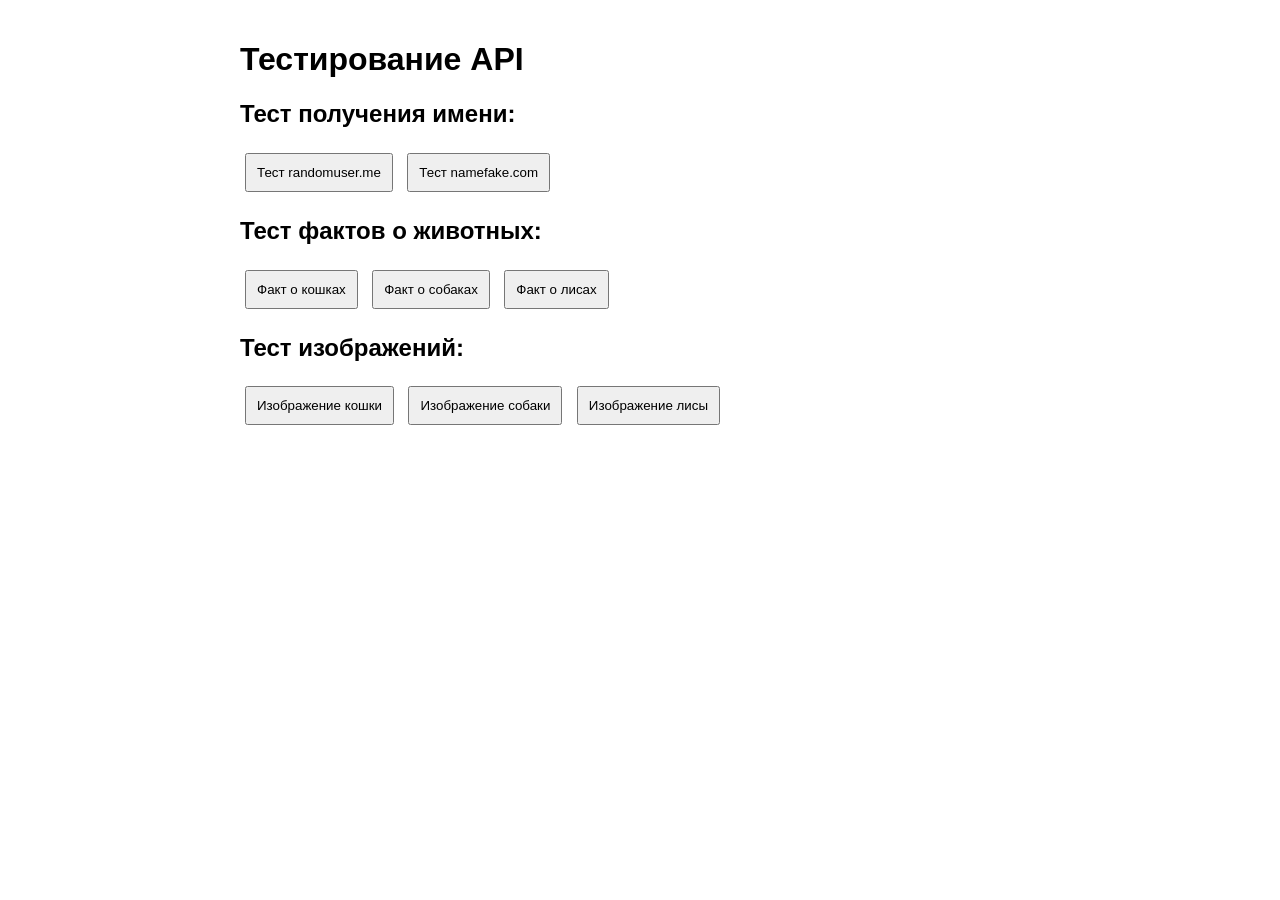
<file: test-api.html>
<!DOCTYPE html>
<html lang="ru">
<head>
    <meta charset="UTF-8">
    <meta name="viewport" content="width=device-width, initial-scale=1.0">
    <title>Тест API</title>
    <style>
        body {
            font-family: Arial, sans-serif;
            max-width: 800px;
            margin: 0 auto;
            padding: 20px;
        }
        button {
            margin: 5px;
            padding: 10px;
            cursor: pointer;
        }
        pre {
            background: #f4f4f4;
            padding: 10px;
            border-radius: 5px;
            overflow-x: auto;
        }
        .success { color: green; }
        .error { color: red; }
    </style>
</head>
<body>
    <h1>Тестирование API</h1>
    
    <h2>Тест получения имени:</h2>
    <button onclick="testNameAPI1()">Тест randomuser.me</button>
    <button onclick="testNameAPI2()">Тест namefake.com</button>
    <div id="name-result"></div>
    
    <h2>Тест фактов о животных:</h2>
    <button onclick="testCatFact()">Факт о кошках</button>
    <button onclick="testDogFact()">Факт о собаках</button>
    <button onclick="testFoxFact()">Факт о лисах</button>
    <div id="fact-result"></div>
    
    <h2>Тест изображений:</h2>
    <button onclick="testCatImage()">Изображение кошки</button>
    <button onclick="testDogImage()">Изображение собаки</button>
    <button onclick="testFoxImage()">Изображение лисы</button>
    <div id="image-result"></div>

    <script>
        async function testNameAPI1() {
            const result = document.getElementById('name-result');
            result.innerHTML = 'Загрузка...';
            try {
                const response = await fetch('https://randomuser.me/api/');
                const data = await response.json();
                const name = data.results[0].name.first;
                result.innerHTML = `<span class="success">✓ Успех! Имя: ${name}</span>`;
            } catch (error) {
                result.innerHTML = `<span class="error">✗ Ошибка: ${error.message}</span>`;
            }
        }
        
        async function testNameAPI2() {
            const result = document.getElementById('name-result');
            result.innerHTML = 'Загрузка...';
            try {
                const response = await fetch('https://api.namefake.com/');
                const data = await response.json();
                result.innerHTML = `<span class="success">✓ Успех! Имя: ${data.name}</span>`;
            } catch (error) {
                result.innerHTML = `<span class="error">✗ Ошибка: ${error.message}</span>`;
            }
        }
        
        async function testCatFact() {
            const result = document.getElementById('fact-result');
            result.innerHTML = 'Загрузка...';
            try {
                const response = await fetch('https://catfact.ninja/fact');
                const data = await response.json();
                result.innerHTML = `<span class="success">✓ Успех! Факт: ${data.fact}</span>`;
            } catch (error) {
                result.innerHTML = `<span class="error">✗ Ошибка: ${error.message}</span>`;
            }
        }
        
        async function testDogFact() {
            const result = document.getElementById('fact-result');
            result.innerHTML = 'Загрузка...';
            try {
                const response = await fetch('https://dog-api.kinduff.com/api/facts');
                const data = await response.json();
                result.innerHTML = `<span class="success">✓ Успех! Факт: ${data.facts[0]}</span>`;
            } catch (error) {
                result.innerHTML = `<span class="error">✗ Ошибка: ${error.message}</span>`;
            }
        }
        
        function testFoxFact() {
            const result = document.getElementById('fact-result');
            const facts = [
                'Foxes are members of the dog family.',
                'A female fox is called a vixen.',
                'Foxes have whiskers on their legs and face to help them navigate.'
            ];
            const randomFact = facts[Math.floor(Math.random() * facts.length)];
            result.innerHTML = `<span class="success">✓ Локальный факт: ${randomFact}</span>`;
        }
        
        async function testCatImage() {
            const result = document.getElementById('image-result');
            result.innerHTML = 'Загрузка...';
            try {
                const response = await fetch('https://api.thecatapi.com/v1/images/search');
                const data = await response.json();
                result.innerHTML = `<span class="success">✓ Успех!</span><br><img src="${data[0].url}" width="300">`;
            } catch (error) {
                result.innerHTML = `<span class="error">✗ Ошибка: ${error.message}</span>`;
            }
        }
        
        async function testDogImage() {
            const result = document.getElementById('image-result');
            result.innerHTML = 'Загрузка...';
            try {
                const response = await fetch('https://dog.ceo/api/breeds/image/random');
                const data = await response.json();
                result.innerHTML = `<span class="success">✓ Успех!</span><br><img src="${data.message}" width="300">`;
            } catch (error) {
                result.innerHTML = `<span class="error">✗ Ошибка: ${error.message}</span>`;
            }
        }
        
        async function testFoxImage() {
            const result = document.getElementById('image-result');
            result.innerHTML = 'Загрузка...';
            try {
                const response = await fetch('https://randomfox.ca/floof/');
                const data = await response.json();
                result.innerHTML = `<span class="success">✓ Успех!</span><br><img src="${data.image}" width="300">`;
            } catch (error) {
                result.innerHTML = `<span class="error">✗ Ошибка: ${error.message}</span>`;
            }
        }
    </script>
</body>
</html>
</file>
<file: registration_project/css/loader.css>
#loader-section {
    position: fixed;
    top: 0;
    left: 0;
    width: 100%;
    height: 100%;
    background: linear-gradient(135deg, #667eea 0%, #764ba2 100%);
    display: flex;
    justify-content: center;
    align-items: center;
    z-index: 9999;
}

.loader-container {
    text-align: center;
    color: white;
    width: 300px;
}

.loader-container h2 {
    margin-bottom: 20px;
    font-size: 24px;
}

.progress-bar-container {
    width: 100%;
    height: 30px;
    background-color: rgba(255, 255, 255, 0.3);
    border-radius: 15px;
    overflow: hidden;
}

.progress-bar {
    width: 0%;
    height: 100%;
    background: linear-gradient(90deg, #4facfe 0%, #00f2fe 100%);
    transition: width 0.1s linear;
    border-radius: 15px;
    box-shadow: 0 0 20px rgba(79, 172, 254, 0.8);
}
</file>
<file: registration_project/css/main.css>
* {
    margin: 0;
    padding: 0;
    box-sizing: border-box;
}

body {
    font-family: 'Arial', sans-serif;
    background: linear-gradient(135deg, #667eea 0%, #764ba2 100%);
    min-height: 100vh;
}

#main-content {
    min-height: 100vh;
    display: flex;
    justify-content: center;
    align-items: center;
    padding: 20px;
}

.container {
    background: white;
    border-radius: 20px;
    box-shadow: 0 20px 60px rgba(0, 0, 0, 0.3);
    padding: 40px;
    width: 100%;
    max-width: 500px;
    position: relative;
}

/* Индикатор прогресса */
.progress-indicator {
    display: flex;
    align-items: center;
    justify-content: space-between;
    margin-bottom: 30px;
    padding: 0 20px;
}

.progress-step {
    width: 40px;
    height: 40px;
    border-radius: 50%;
    background-color: #e0e0e0;
    color: #999;
    display: flex;
    align-items: center;
    justify-content: center;
    font-weight: bold;
    transition: all 0.3s ease;
    position: relative;
    z-index: 2;
}

.progress-step.active {
    background: linear-gradient(135deg, #667eea 0%, #764ba2 100%);
    color: white;
}

.progress-step.completed {
    background-color: #4CAF50;
    color: white;
}

.progress-line {
    flex: 1;
    height: 3px;
    background-color: #e0e0e0;
    margin: 0 5px;
    position: relative;
    z-index: 1;
}

.progress-line.completed {
    background: linear-gradient(90deg, #667eea 0%, #764ba2 100%);
}

/* Фреймы регистрации */
.registration-frame {
    display: none;
}

.registration-frame.active {
    display: block;
}

.registration-frame h2 {
    margin-bottom: 30px;
    color: #333;
    text-align: center;
}

/* Формы */
.form-group {
    margin-bottom: 20px;
}

.form-group label {
    display: block;
    margin-bottom: 5px;
    color: #555;
    font-weight: 500;
}

.form-group input,
.form-group select {
    width: 100%;
    padding: 12px;
    border: 2px solid #e0e0e0;
    border-radius: 8px;
    font-size: 16px;
    transition: border-color 0.3s ease;
}

.form-group input:focus,
.form-group select:focus {
    outline: none;
    border-color: #667eea;
}

.form-row {
    display: grid;
    grid-template-columns: 1fr 1fr;
    gap: 15px;
}

/* Группа ввода карты */
.card-number-group {
    display: flex;
    gap: 10px;
}

.card-part {
    flex: 1;
    text-align: center;
}

/* Кнопки */
.btn {
    padding: 12px 24px;
    border: none;
    border-radius: 8px;
    font-size: 16px;
    font-weight: 600;
    cursor: pointer;
    transition: all 0.3s ease;
}

.btn-primary {
    background: linear-gradient(135deg, #667eea 0%, #764ba2 100%);
    color: white;
}

.btn-primary:hover:not(:disabled) {
    transform: translateY(-2px);
    box-shadow: 0 10px 20px rgba(102, 126, 234, 0.4);
}

.btn-primary:disabled {
    opacity: 0.5;
    cursor: not-allowed;
}

.btn-secondary {
    background-color: #f5f5f5;
    color: #666;
}

.btn-secondary:hover {
    background-color: #e0e0e0;
}

.button-group {
    display: flex;
    gap: 10px;
    justify-content: space-between;
    margin-top: 30px;
}

/* Сообщения об ошибках */
.error-message {
    color: #f44336;
    font-size: 14px;
    margin-top: 5px;
    min-height: 20px;
}

/* Скрытые элементы */
.hidden {
    display: none;
}

#codeSection {
    margin-top: 20px;
    padding-top: 20px;
    border-top: 2px solid #e0e0e0;
}

/* Сообщение об успехе */
.success-message {
    text-align: center;
    padding: 40px 20px;
}

.success-message h2 {
    color: #4CAF50;
    margin-bottom: 20px;
}

.success-message p {
    color: #666;
    margin-bottom: 10px;
}

/* Адаптивность */
@media (max-width: 600px) {
    .container {
        padding: 20px;
    }
    
    .card-number-group {
        flex-wrap: wrap;
    }
    
    .form-row {
        grid-template-columns: 1fr;
    }
}
</file>
<file: css/style.css>
* {
    margin: 0;
    padding: 0;
    box-sizing: border-box;
}

body {
    font-family: 'Segoe UI', Tahoma, Geneva, Verdana, sans-serif;
    background: linear-gradient(135deg, #667eea 0%, #764ba2 100%);
    min-height: 100vh;
    padding: 20px;
}

.container {
    max-width: 1200px;
    margin: 0 auto;
    background: white;
    border-radius: 10px;
    padding: 30px;
    box-shadow: 0 10px 40px rgba(0,0,0,0.1);
}

h1 {
    color: #333;
    margin-bottom: 30px;
    text-align: center;
}

h2 {
    color: #555;
    margin: 20px 0;
}

h3 {
    color: #666;
    margin: 15px 0 10px;
}

button {
    background: #667eea;
    color: white;
    border: none;
    padding: 12px 24px;
    border-radius: 5px;
    cursor: pointer;
    font-size: 16px;
    margin: 5px;
    transition: background 0.3s;
}

button:hover {
    background: #764ba2;
}

button:active {
    transform: scale(0.98);
}

/* Задание 1 */
#welcome-screen, #animal-select-screen, #animal-info-screen {
    text-align: center;
    padding: 20px;
}

#random-name {
    font-size: 24px;
    color: #667eea;
}

.animal-buttons {
    display: flex;
    justify-content: center;
    gap: 20px;
    margin: 30px 0;
}

.animal-btn {
    font-size: 18px;
    padding: 15px 30px;
    background: white;
    color: #333;
    border: 2px solid #667eea;
    transition: all 0.3s;
}

.animal-btn:hover {
    background: #667eea;
    color: white;
    transform: translateY(-2px);
}

#animal-image {
    max-width: 500px;
    max-height: 400px;
    border-radius: 10px;
    margin: 20px 0;
    box-shadow: 0 5px 15px rgba(0,0,0,0.2);
}

#animal-fact, #animal-fact-ru {
    font-size: 18px;
    margin: 15px 0;
    padding: 15px;
    background: #f5f5f5;
    border-radius: 5px;
}

/* Задание 2 */
#results {
    margin-top: 30px;
}

#output {
    background: #1e1e1e;
    color: #d4d4d4;
    padding: 20px;
    border-radius: 5px;
    overflow-x: auto;
    font-size: 14px;
    max-height: 500px;
    overflow-y: auto;
}

.buttons-panel {
    margin-bottom: 20px;
}

.buttons-panel button {
    margin: 5px;
}

/* Задание 3 */
.controls {
    margin: 20px 0;
    display: flex;
    gap: 10px;
    align-items: center;
    flex-wrap: wrap;
}

table {
    width: 100%;
    border-collapse: collapse;
    margin-top: 20px;
}

th, td {
    border: 1px solid #ddd;
    padding: 12px;
    text-align: left;
}

th {
    background-color: #667eea;
    color: white;
}

tr:nth-child(even) {
    background-color: #f9f9f9;
}

.green {
    background-color: #d4edda !important;
}

.yellow {
    background-color: #fff3cd !important;
}

.red {
    background-color: #f8d7da !important;
}

.modal {
    position: fixed;
    top: 0;
    left: 0;
    width: 100%;
    height: 100%;
    background: rgba(0,0,0,0.5);
    display: flex;
    justify-content: center;
    align-items: center;
    z-index: 1000;
}

.modal-content {
    background: white;
    padding: 30px;
    border-radius: 10px;
    width: 500px;
    max-width: 90%;
}

#edit-form input, #edit-form select {
    width: 100%;
    padding: 10px;
    margin: 10px 0;
    border: 1px solid #ddd;
    border-radius: 5px;
}

.filter-controls {
    display: flex;
    align-items: center;
    gap: 10px;
}

.filter-controls select {
    padding: 10px;
    border-radius: 5px;
    border: 1px solid #ddd;
}
</file>
<file: style.css>
@import url('https://fonts.googleapis.com/css?family=Arimo&subset=cyrillic');
body, html {
    height: 100%;
    width: 100%;
    margin: 0;
    font-family: 'Arimo';
}
body {
    display: flex;
    flex-flow: column nowrap;
}
body > header {
    height: 60px;
    background-color: #7161EF;
}
.content {
    flex: 1;
    display: flex;
    flex-flow: row nowrap;
}
.content > aside {
    width: 30%;
}
.content > section {
    flex: 1;
    background-color: #FFE7DB;
}
.header-d {
    text-align: center;
    height: 80px;
    line-height: 80px;
    font-size: 1.8rem;
}
.display {
    display: flex;
    flex-flow: row wrap;
    justify-content: center;
    align-items: flex-start;
}
.card {
    height: 36vh;
    width: 30vh;
    margin: 20px 40px;
    box-shadow: 0 4px 16px 0 rgba(0,0,0,0.2);
    transition: 0.3s ease-out;
    background-color: white;
    border-radius: 5px;
    cursor: pointer;
}
.card:hover {
    box-shadow: 0 8px 32px 0 rgba(0,0,0,0.4);
    transform-origin: center;
    transform: scale(1.02, 1.02);
}
.card > img {
    width: 30vh;
    height: 30vh;
    border-radius: 5px 5px 0 0;
}
.description {
    padding: 0 16px;
    text-align: center;
    font-size: 1.1rem;
}
</file>
